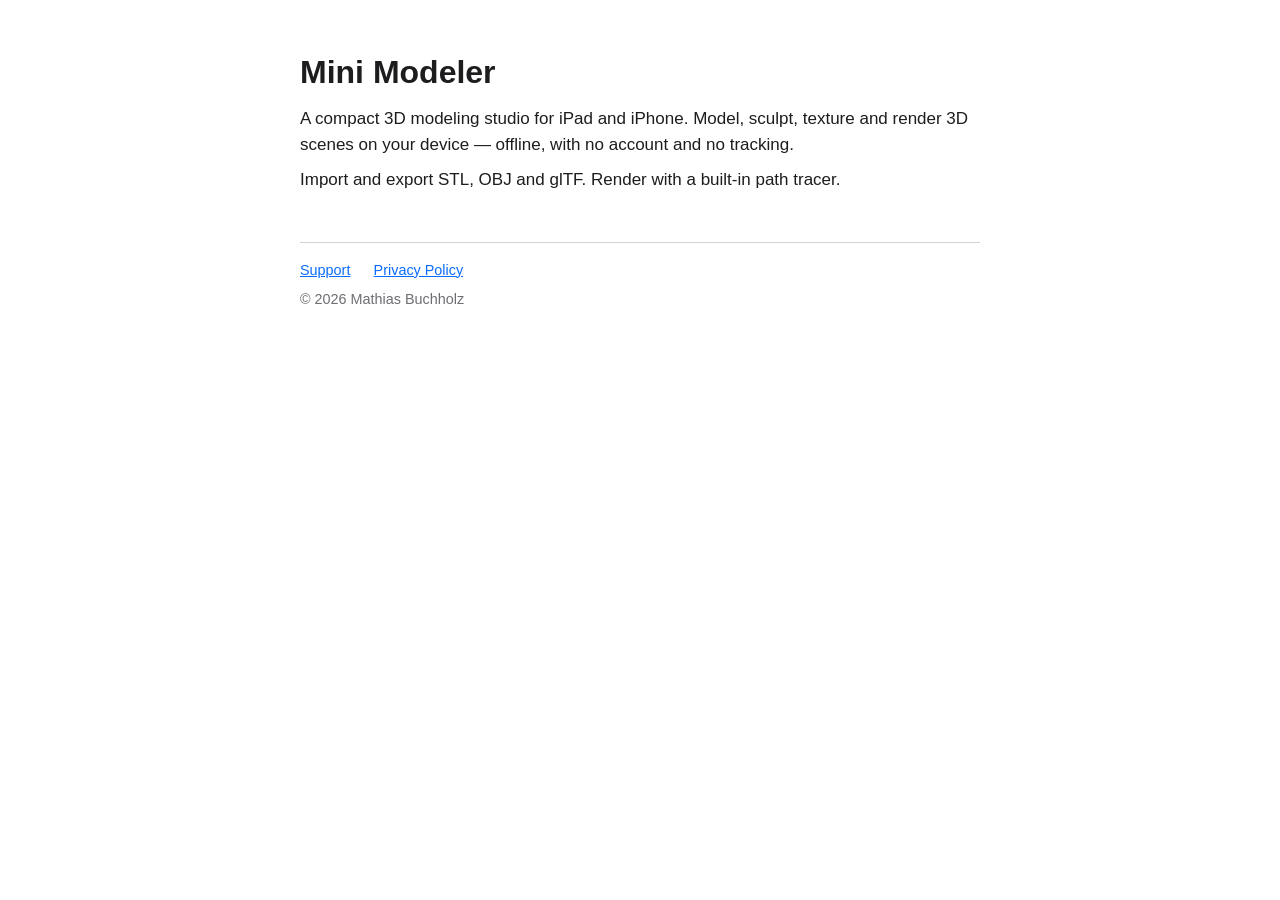
<file: index.html>
<!doctype html>
<html lang="en">
<head>
<meta charset="utf-8">
<meta name="viewport" content="width=device-width, initial-scale=1">
<title>Mini Modeler</title>
<meta name="description" content="Mini Modeler is a compact 3D modeling and rendering app for iPad and iPhone.">
<link rel="stylesheet" href="style.css">
</head>
<body>
<main>
  <h1>Mini Modeler</h1>
  <p>A compact 3D modeling studio for iPad and iPhone. Model, sculpt, texture and render
     3D scenes on your device — offline, with no account and no tracking.</p>
  <p>Import and export STL, OBJ and glTF. Render with a built-in path tracer.</p>
  <nav>
    <a href="support.html">Support</a>
    <a href="privacy.html">Privacy Policy</a>
  </nav>
  <p class="muted">&copy; 2026 Mathias Buchholz</p>
</main>
</body>
</html>
</file>
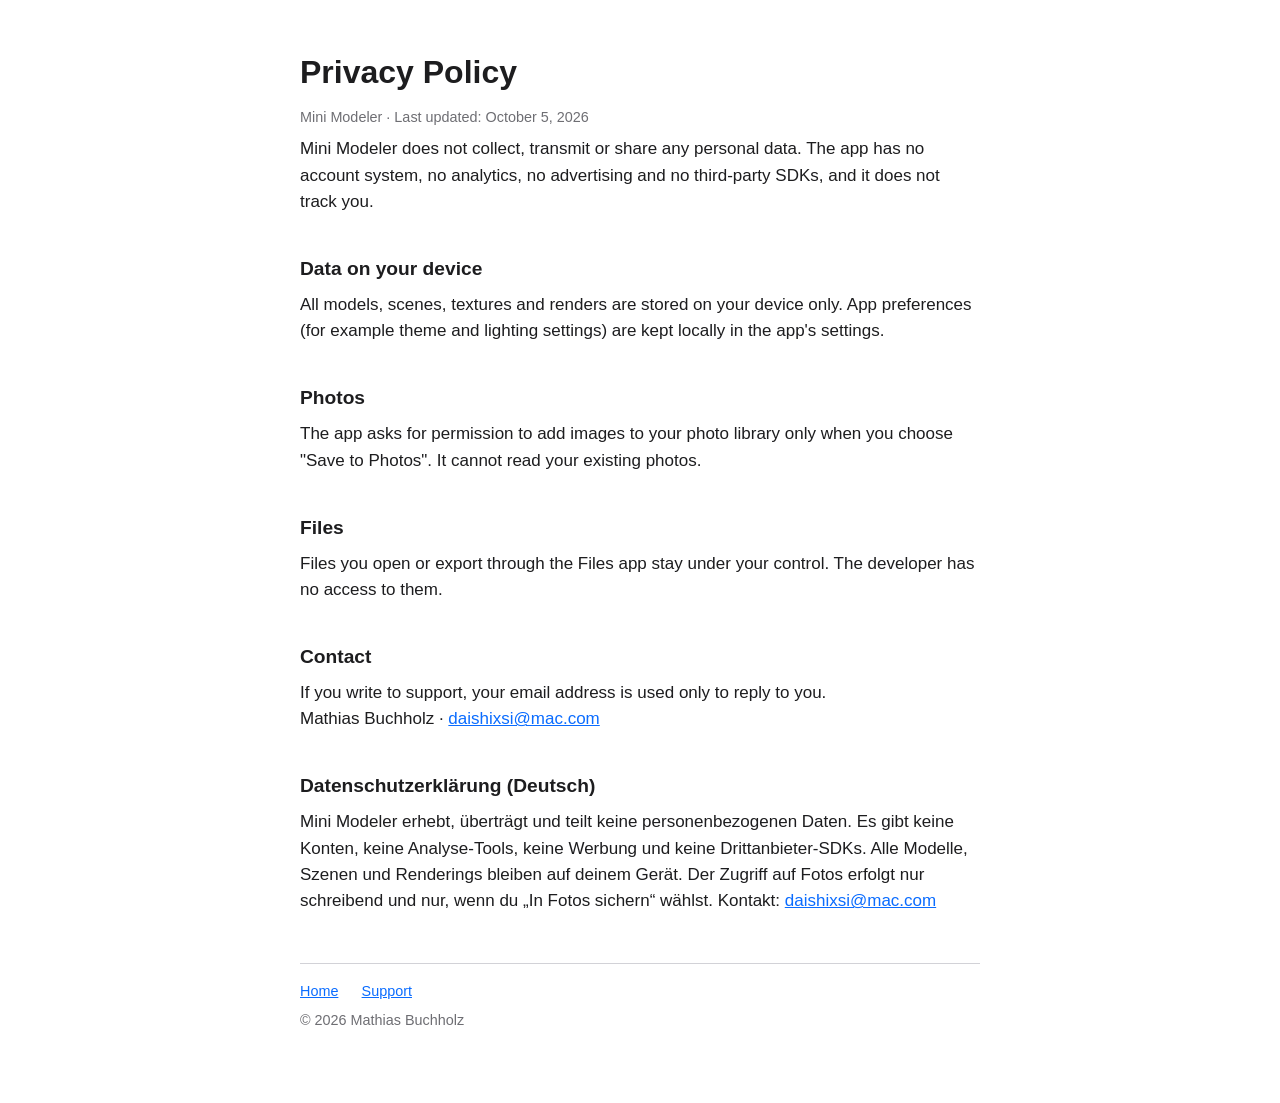
<file: privacy.html>
<!doctype html>
<html lang="en">
<head>
<meta charset="utf-8">
<meta name="viewport" content="width=device-width, initial-scale=1">
<title>Mini Modeler Privacy Policy</title>
<link rel="stylesheet" href="style.css">
</head>
<body>
<main>
  <h1>Privacy Policy</h1>
  <p class="muted">Mini Modeler &middot; Last updated: October 5, 2026</p>

  <p>Mini Modeler does not collect, transmit or share any personal data. The app has no account
     system, no analytics, no advertising and no third-party SDKs, and it does not track you.</p>

  <h2>Data on your device</h2>
  <p>All models, scenes, textures and renders are stored on your device only. App preferences
     (for example theme and lighting settings) are kept locally in the app's settings.</p>

  <h2>Photos</h2>
  <p>The app asks for permission to add images to your photo library only when you choose
     "Save to Photos". It cannot read your existing photos.</p>

  <h2>Files</h2>
  <p>Files you open or export through the Files app stay under your control. The developer has
     no access to them.</p>

  <h2>Contact</h2>
  <p>If you write to support, your email address is used only to reply to you.<br>
     Mathias Buchholz &middot; <a href="mailto:daishixsi@mac.com">daishixsi@mac.com</a></p>

  <h2>Datenschutzerkl&auml;rung (Deutsch)</h2>
  <p>Mini Modeler erhebt, &uuml;bertr&auml;gt und teilt keine personenbezogenen Daten. Es gibt keine
     Konten, keine Analyse-Tools, keine Werbung und keine Drittanbieter-SDKs. Alle Modelle,
     Szenen und Renderings bleiben auf deinem Ger&auml;t. Der Zugriff auf Fotos erfolgt nur
     schreibend und nur, wenn du &bdquo;In Fotos sichern&ldquo; w&auml;hlst. Kontakt:
     <a href="mailto:daishixsi@mac.com">daishixsi@mac.com</a></p>

  <nav>
    <a href="index.html">Home</a>
    <a href="support.html">Support</a>
  </nav>
  <p class="muted">&copy; 2026 Mathias Buchholz</p>
</main>
</body>
</html>
</file>
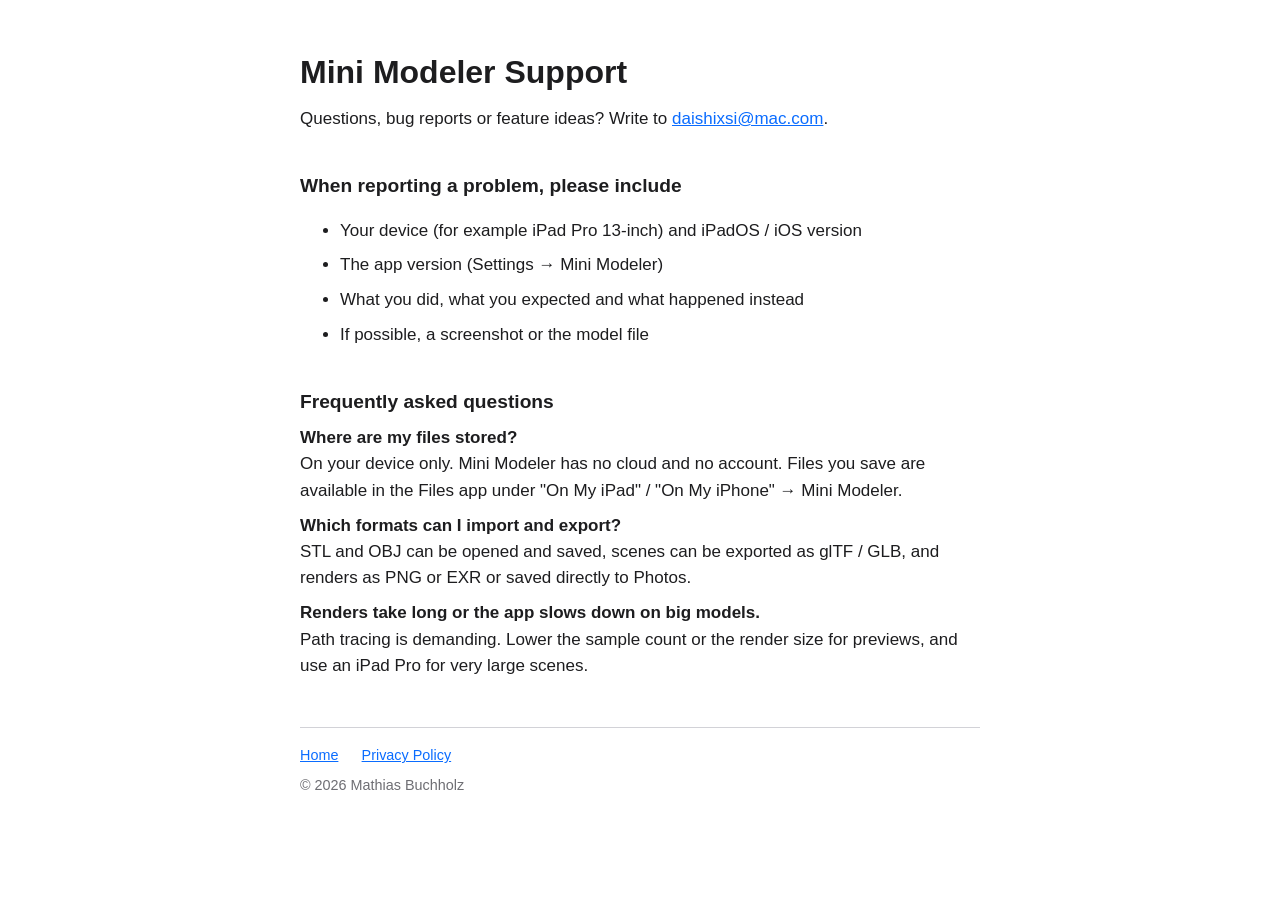
<file: support.html>
<!doctype html>
<html lang="en">
<head>
<meta charset="utf-8">
<meta name="viewport" content="width=device-width, initial-scale=1">
<title>Mini Modeler Support</title>
<link rel="stylesheet" href="style.css">
</head>
<body>
<main>
  <h1>Mini Modeler Support</h1>
  <p>Questions, bug reports or feature ideas? Write to
     <a href="mailto:daishixsi@mac.com">daishixsi@mac.com</a>.</p>

  <h2>When reporting a problem, please include</h2>
  <ul>
    <li>Your device (for example iPad Pro 13-inch) and iPadOS / iOS version</li>
    <li>The app version (Settings &rarr; Mini Modeler)</li>
    <li>What you did, what you expected and what happened instead</li>
    <li>If possible, a screenshot or the model file</li>
  </ul>

  <h2>Frequently asked questions</h2>
  <p><strong>Where are my files stored?</strong><br>
     On your device only. Mini Modeler has no cloud and no account. Files you save are available
     in the Files app under "On My iPad" / "On My iPhone" &rarr; Mini Modeler.</p>
  <p><strong>Which formats can I import and export?</strong><br>
     STL and OBJ can be opened and saved, scenes can be exported as glTF / GLB, and renders as
     PNG or EXR or saved directly to Photos.</p>
  <p><strong>Renders take long or the app slows down on big models.</strong><br>
     Path tracing is demanding. Lower the sample count or the render size for previews, and
     use an iPad Pro for very large scenes.</p>

  <nav>
    <a href="index.html">Home</a>
    <a href="privacy.html">Privacy Policy</a>
  </nav>
  <p class="muted">&copy; 2026 Mathias Buchholz</p>
</main>
</body>
</html>
</file>
<file: style.css>
:root { --bg:#ffffff; --fg:#1d1d1f; --muted:#6e6e73; --accent:#0a6cff; --line:#d2d2d7; }
@media (prefers-color-scheme: dark) {
  :root { --bg:#1c1c1e; --fg:#f5f5f7; --muted:#a1a1a6; --accent:#4d9bff; --line:#3a3a3c; }
}
* { box-sizing: border-box; }
body { margin:0; background:var(--bg); color:var(--fg);
  font:17px/1.55 -apple-system, BlinkMacSystemFont, "Helvetica Neue", Arial, sans-serif; }
main { max-width:720px; margin:0 auto; padding:48px 20px 64px; }
h1 { font-size:2rem; margin:0 0 .25em; }
h2 { font-size:1.2rem; margin:2em 0 .4em; }
p, li { margin:.5em 0; }
a { color:var(--accent); }
.muted { color:var(--muted); font-size:.9rem; }
nav { margin-top:3rem; padding-top:1rem; border-top:1px solid var(--line); font-size:.9rem; }
nav a { margin-right:1.2rem; }
</file>
